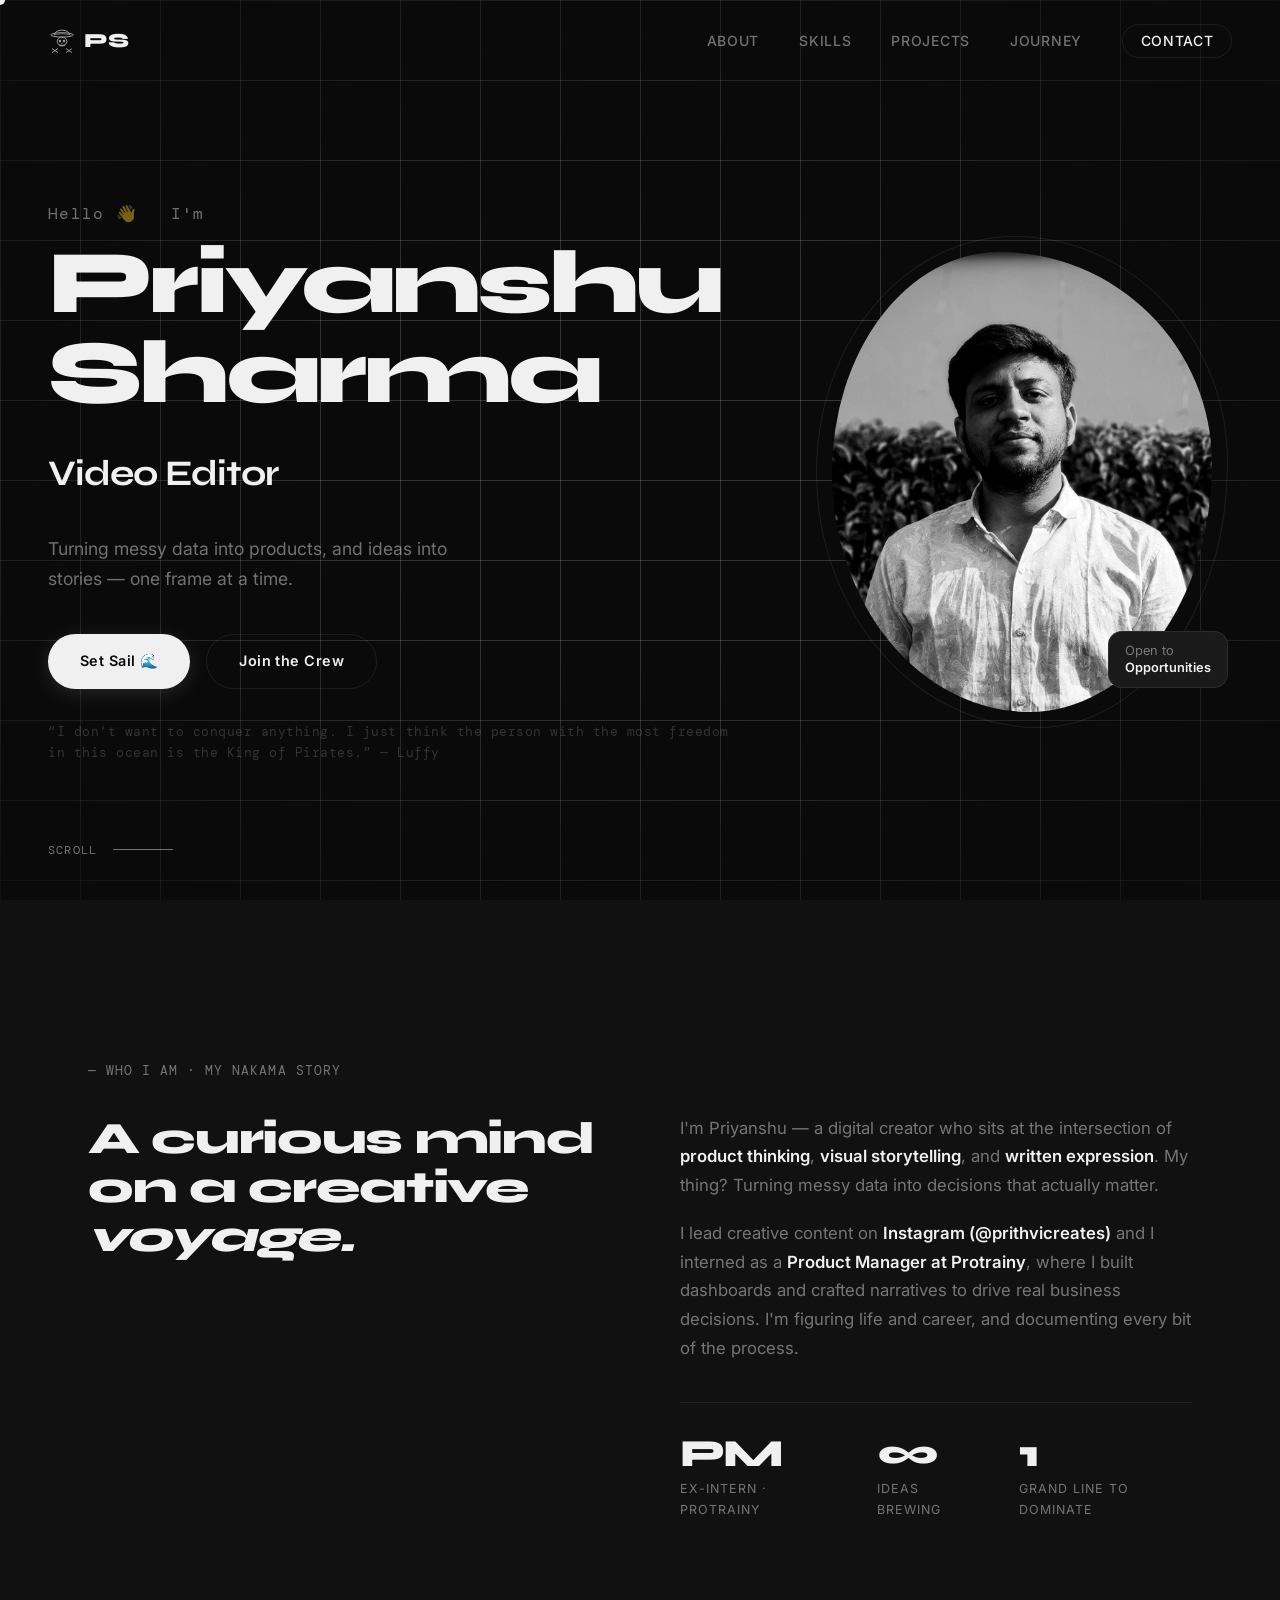
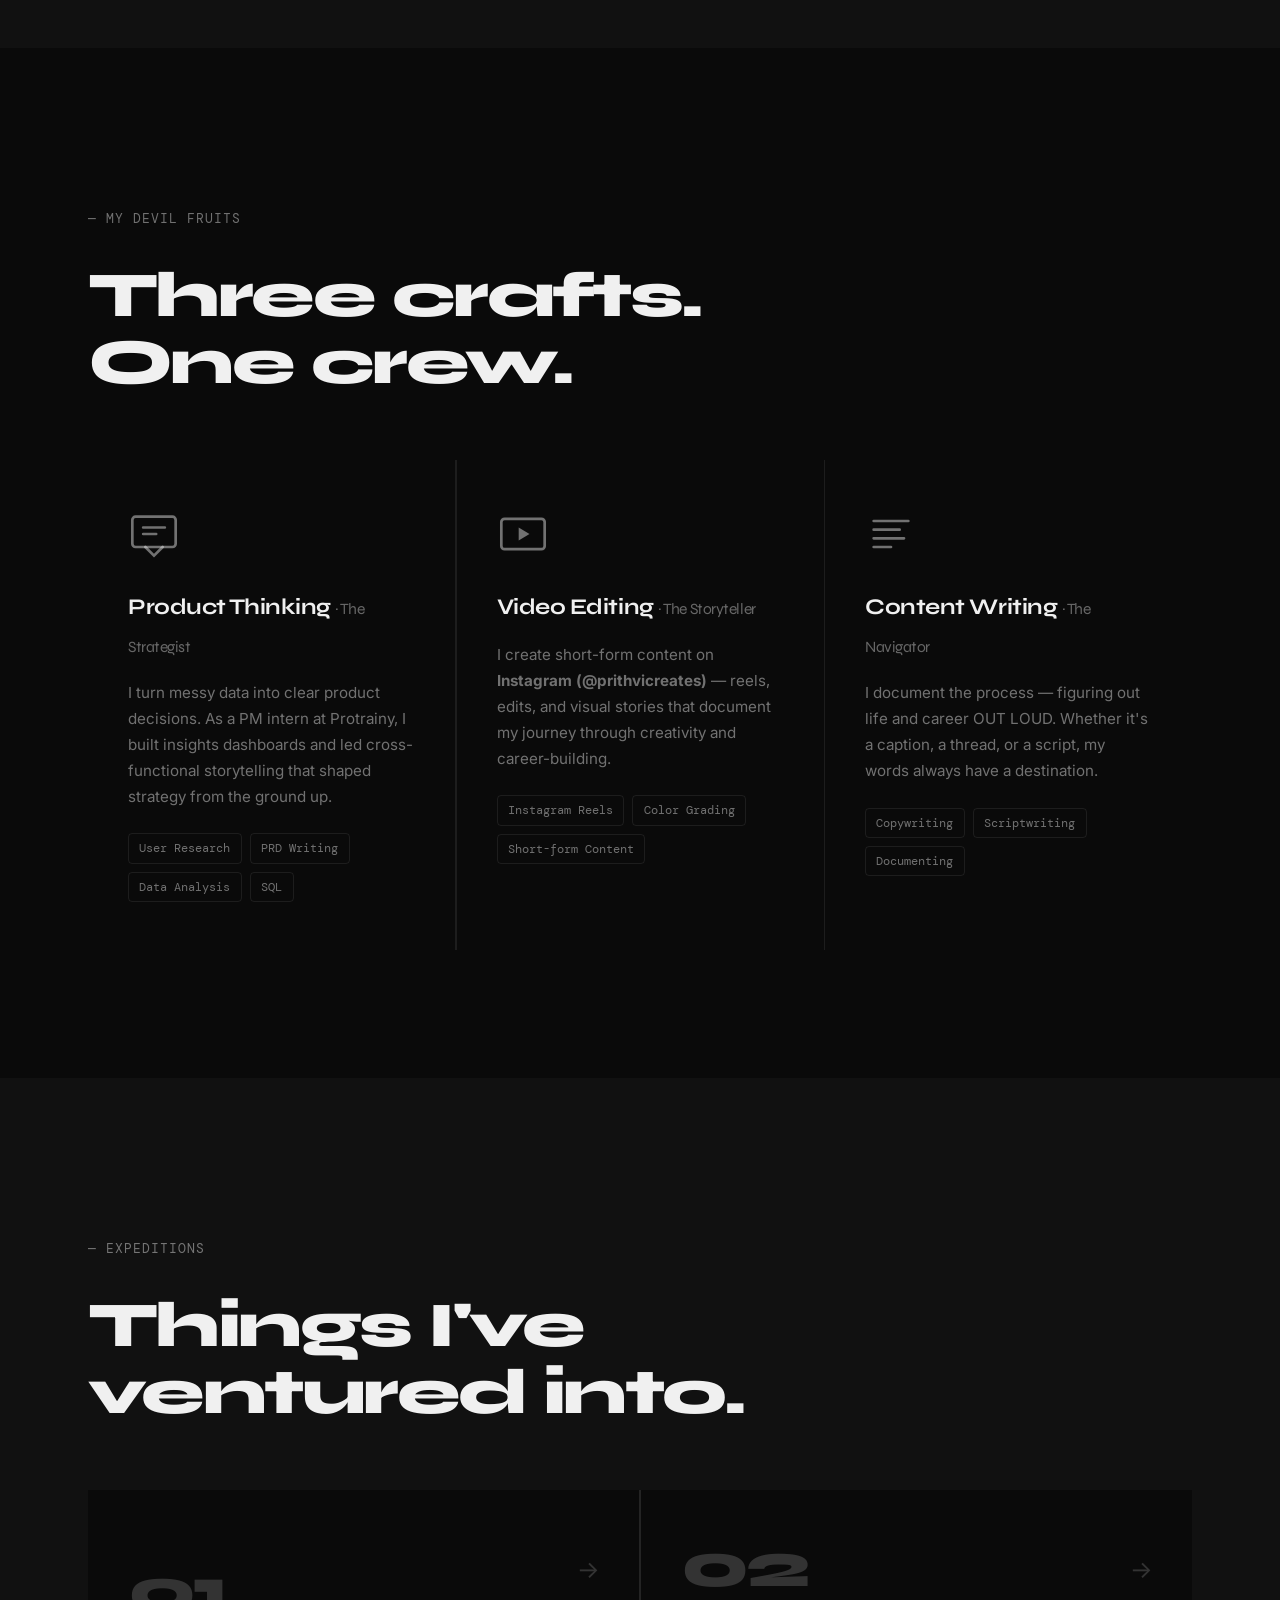
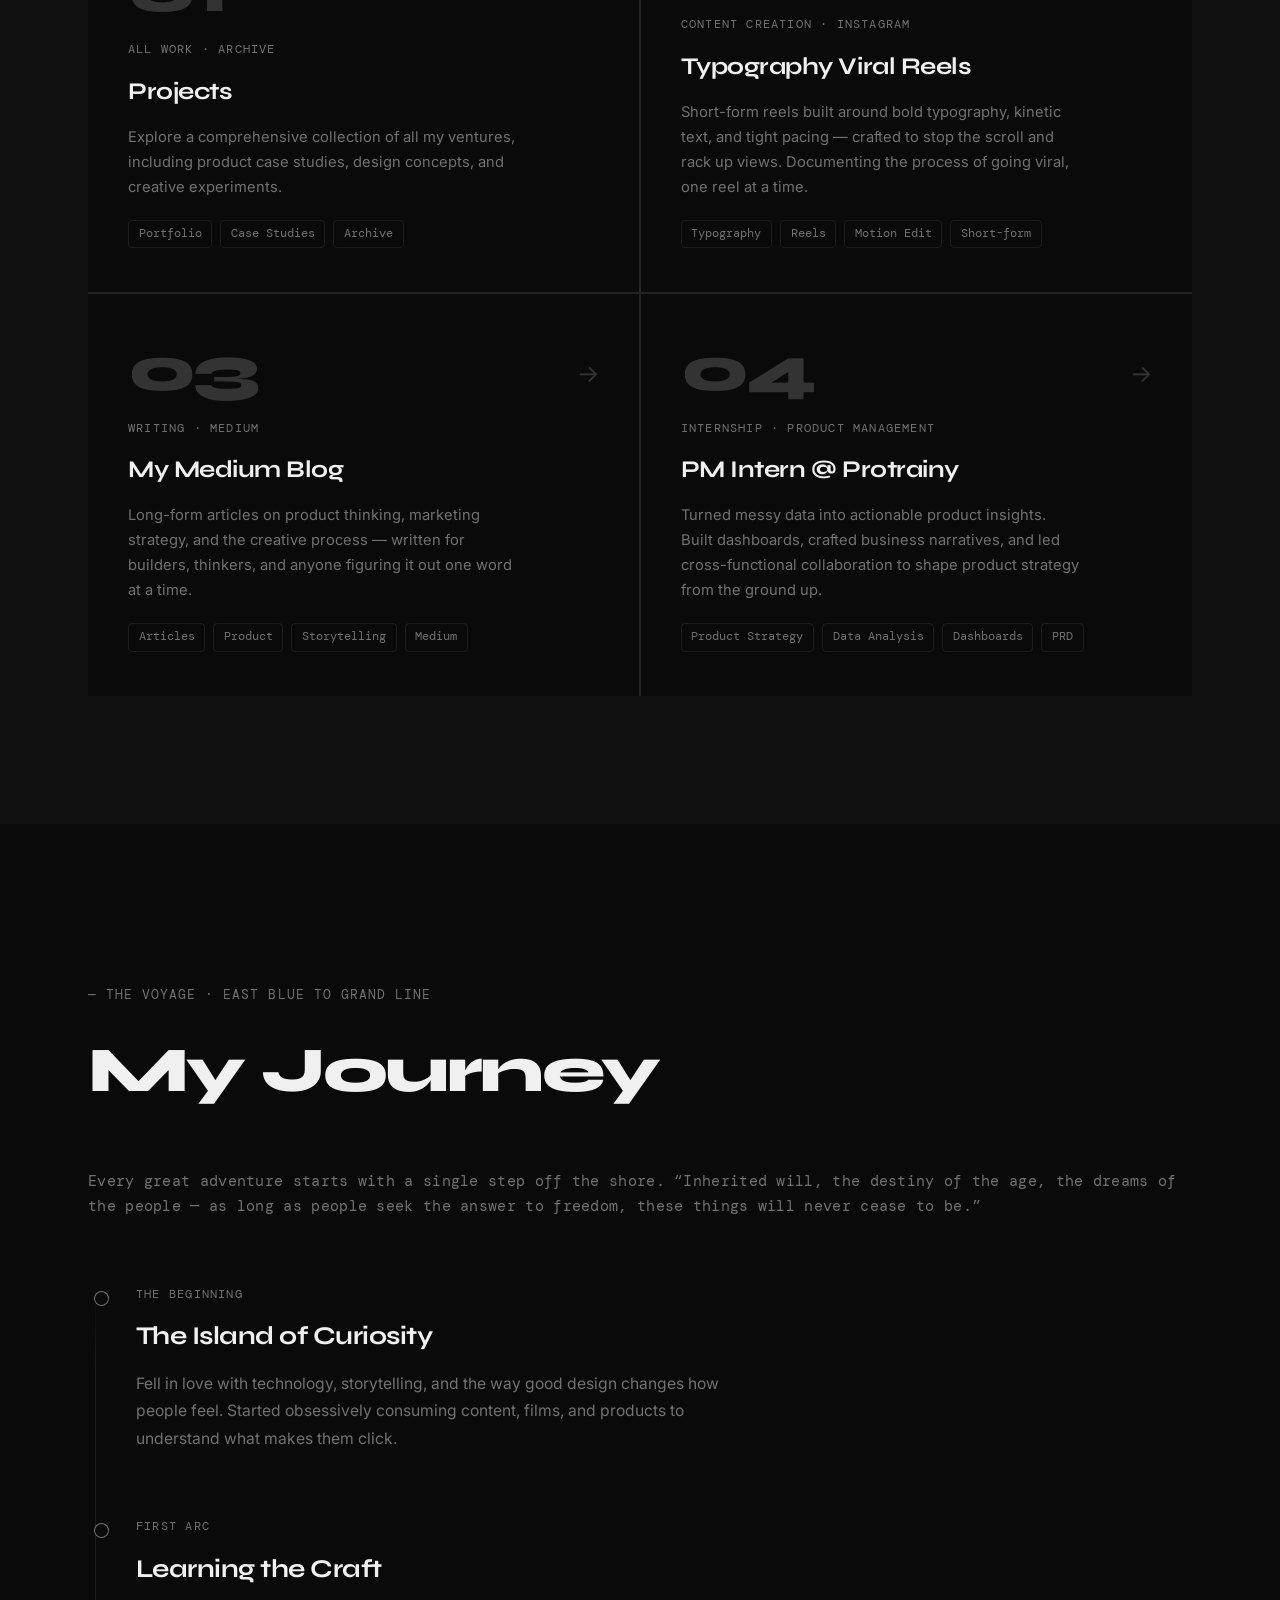
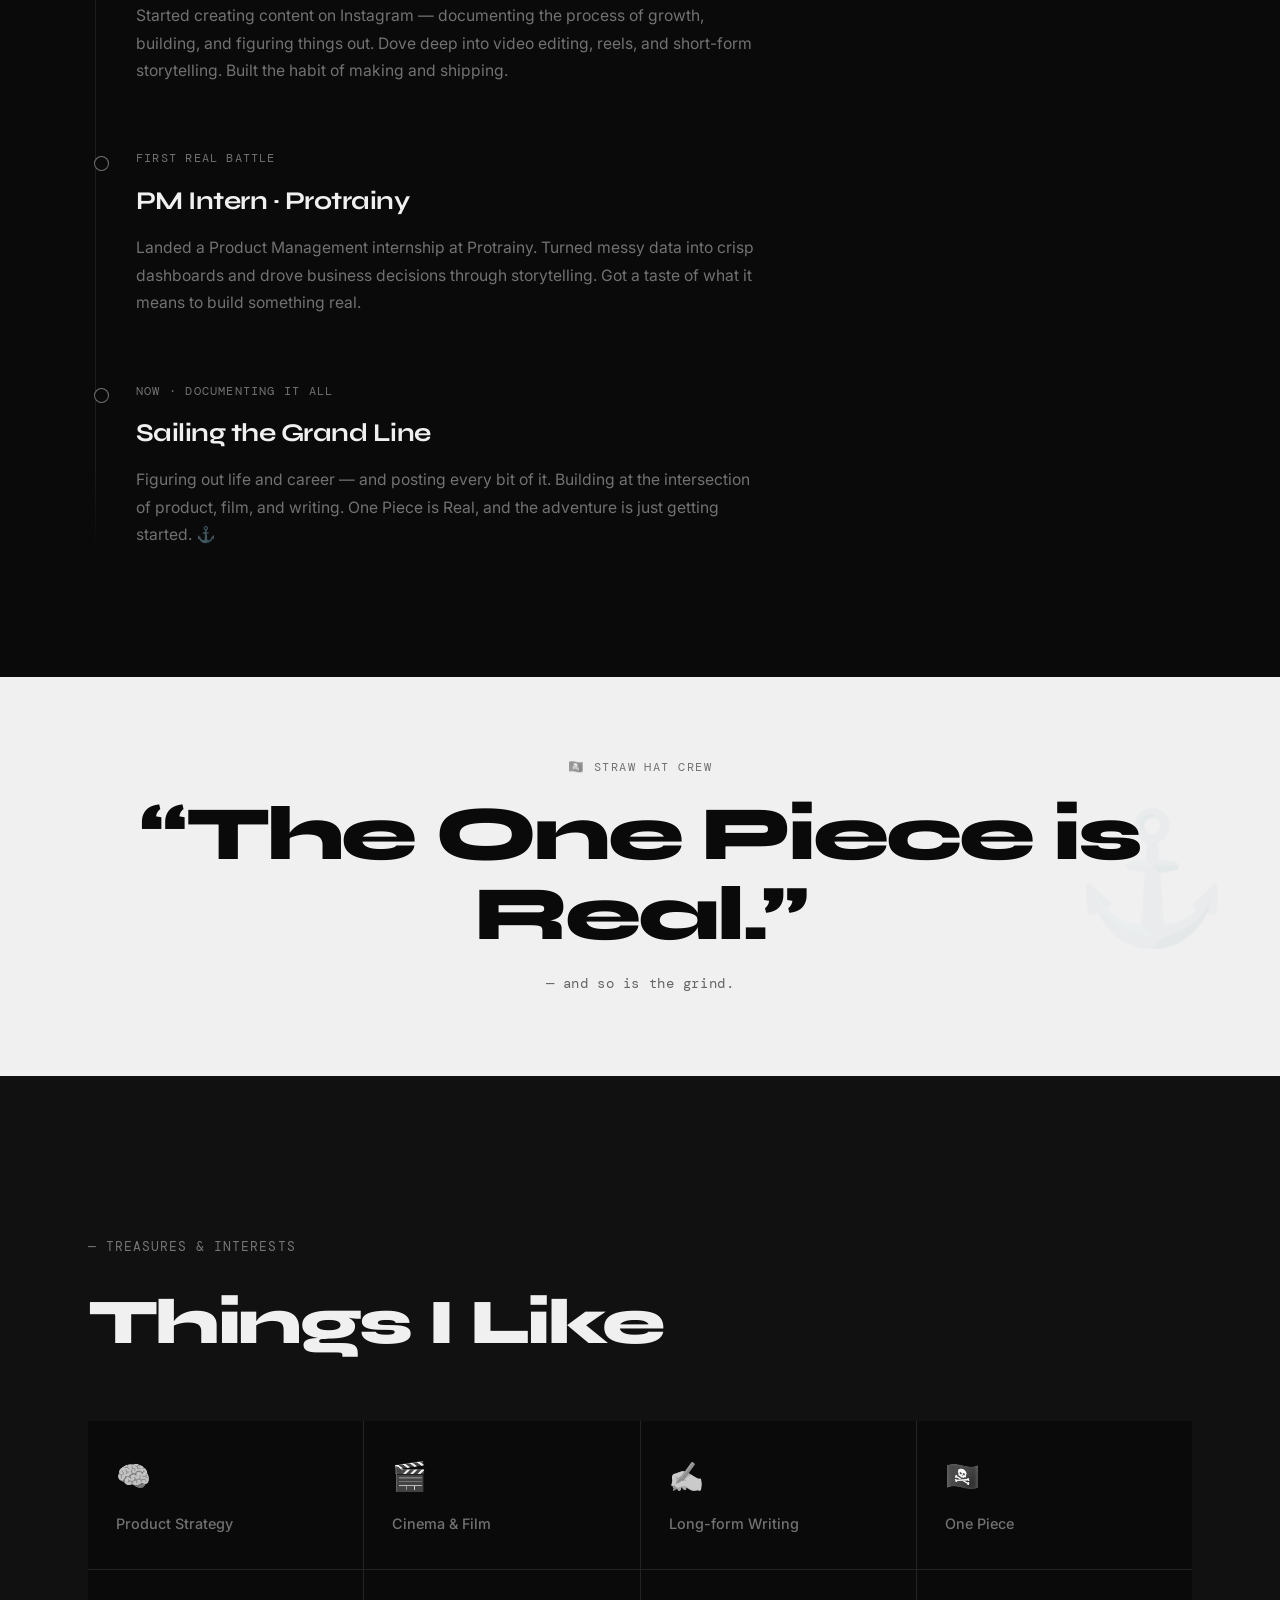
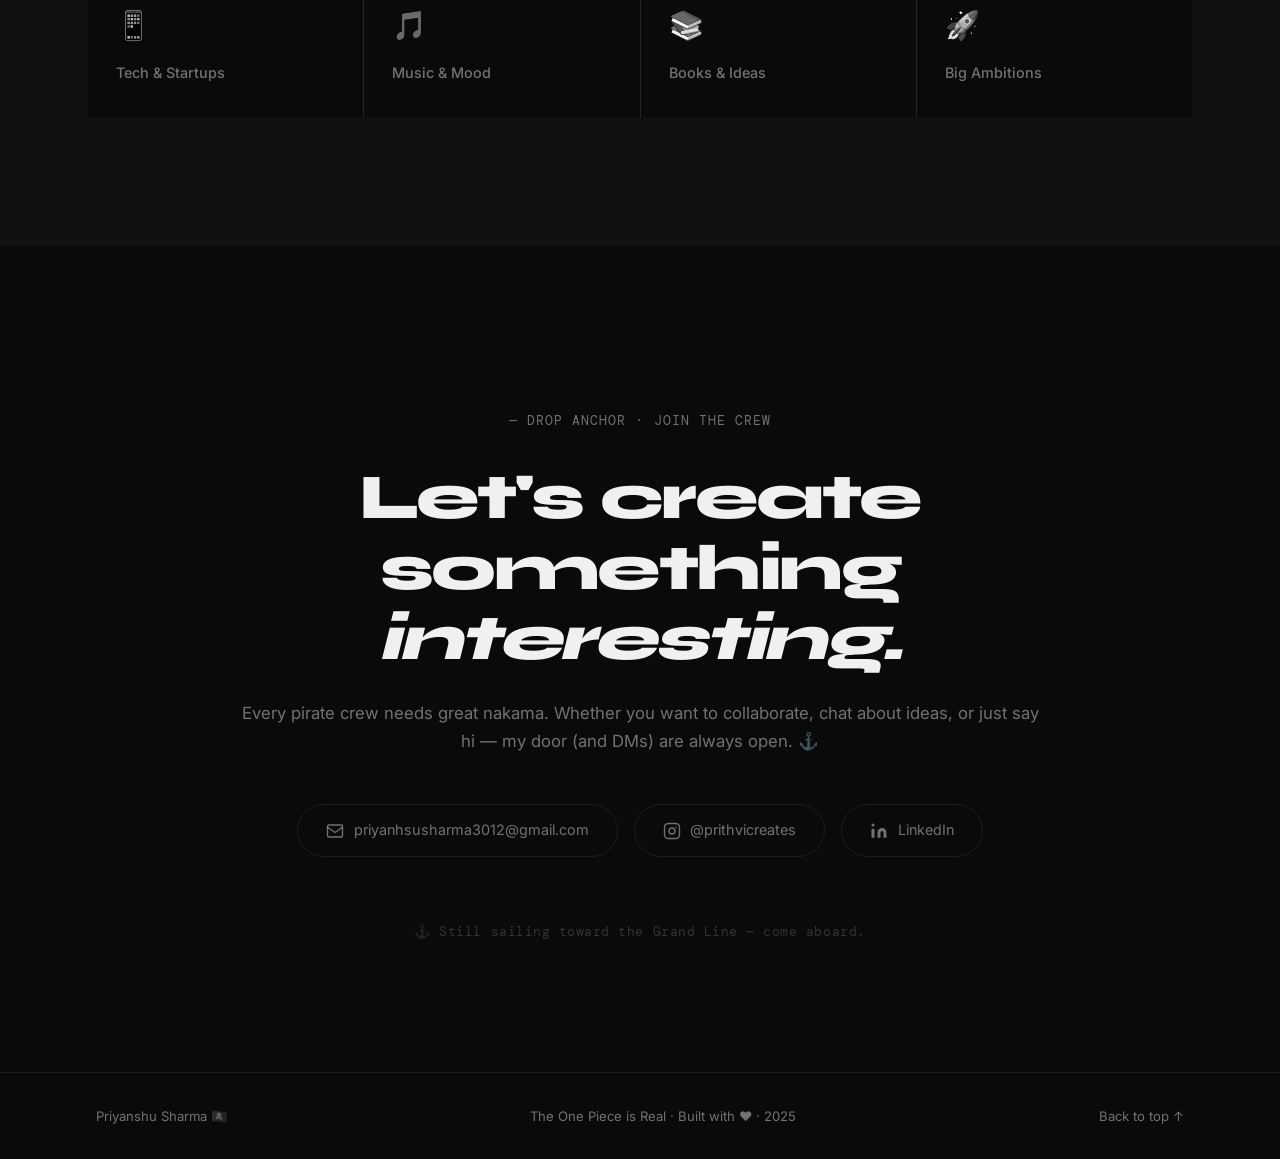
<file: index.html>
<!DOCTYPE html>
<html lang="en">
<head>
  <meta charset="UTF-8" />
  <meta name="viewport" content="width=device-width, initial-scale=1.0" />
  <title>Priyanshu Sharma — Digital Creator</title>
  <meta name="description" content="Priyanshu Sharma — A curious digital creator exploring product thinking, video storytelling, and writing." />
  <link rel="preconnect" href="https://fonts.googleapis.com" />
  <link rel="preconnect" href="https://fonts.gstatic.com" crossorigin />
  <link href="https://fonts.googleapis.com/css2?family=Syne:wght@400;500;600;700;800&family=Inter:wght@300;400;500;600&family=DM+Mono:ital,wght@0,400;1,400&display=swap" rel="stylesheet" />
  <link rel="stylesheet" href="style.css" />
</head>
<body>
  <!-- Custom Cursor -->
  <div class="cursor" id="cursor"></div>
  <div class="cursor-follower" id="cursorFollower"></div>

  <!-- Navigation -->
  <nav class="nav" id="nav">
    <div class="nav-inner">
      <a href="#" class="nav-logo" id="nav-logo" aria-label="Home">
        <span class="logo-hat" title="🏴‍☠️ Still sailing…">
          <svg width="28" height="28" viewBox="0 0 64 64" fill="none" xmlns="http://www.w3.org/2000/svg" aria-hidden="true">
            <!-- Straw hat brim -->
            <ellipse cx="32" cy="18" rx="26" ry="5" stroke="currentColor" stroke-width="2.2" fill="none"/>
            <!-- Hat dome -->
            <path d="M14 18 Q16 8 32 7 Q48 8 50 18" stroke="currentColor" stroke-width="2.2" fill="none" stroke-linecap="round"/>
            <!-- Hat band -->
            <path d="M16 17 Q32 13 48 17" stroke="currentColor" stroke-width="1.5" fill="none" stroke-linecap="round"/>
            <!-- Skull -->
            <ellipse cx="32" cy="33" rx="11" ry="10" stroke="currentColor" stroke-width="2.2" fill="none"/>
            <!-- Eye sockets -->
            <ellipse cx="27.5" cy="32" rx="2.8" ry="3" fill="currentColor"/>
            <ellipse cx="36.5" cy="32" rx="2.8" ry="3" fill="currentColor"/>
            <!-- Nose -->
            <path d="M31 37 L32 39 L33 37" stroke="currentColor" stroke-width="1.4" stroke-linecap="round" stroke-linejoin="round" fill="none"/>
            <!-- Teeth -->
            <path d="M27 41 L27 43 M30 41.5 L30 43.5 M34 41.5 L34 43.5 M37 41 L37 43" stroke="currentColor" stroke-width="1.5" stroke-linecap="round"/>
            <path d="M25 41 Q32 44 39 41" stroke="currentColor" stroke-width="1.5" fill="none" stroke-linecap="round"/>
            <!-- Crossbones -->
            <line x1="10" y1="50" x2="22" y2="58" stroke="currentColor" stroke-width="2.2" stroke-linecap="round"/>
            <line x1="10" y1="58" x2="22" y2="50" stroke="currentColor" stroke-width="2.2" stroke-linecap="round"/>
            <line x1="42" y1="50" x2="54" y2="58" stroke="currentColor" stroke-width="2.2" stroke-linecap="round"/>
            <line x1="42" y1="58" x2="54" y2="50" stroke="currentColor" stroke-width="2.2" stroke-linecap="round"/>
          </svg>
        </span>
        <span class="logo-text">PS</span>
      </a>
      <button class="nav-menu-btn" id="menuBtn" aria-label="Toggle menu">
        <span></span><span></span>
      </button>
      <ul class="nav-links" id="navLinks">
        <li><a href="#about" class="nav-link">About</a></li>
        <li><a href="#what-i-do" class="nav-link">Skills</a></li>
        <li><a href="#projects" class="nav-link">Projects</a></li>
        <li><a href="#journey" class="nav-link">Journey</a></li>
        <li><a href="#contact" class="nav-link nav-link-cta">Contact</a></li>
      </ul>
    </div>
  </nav>

  <!-- ======================== HERO ======================== -->
  <section class="hero" id="hero">
    <div class="hero-bg-grid"></div>
    <div class="hero-content">
      <div class="hero-left reveal">
        <p class="hero-greeting">Hello 👋 &nbsp; I'm</p>
        <h1 class="hero-name">Priyanshu<br>Sharma</h1>
        <div class="hero-roles-wrap">
          <div class="hero-roles" id="heroRoles">
            <span class="role-item active">Product Thinker</span>
            <span class="role-item">Video Editor</span>
            <span class="role-item">Content Writer</span>
          </div>
        </div>
        <p class="hero-sub">Turning messy data into products, and ideas into stories — one frame at a time.</p>
        <div class="hero-btns">
          <a href="#projects" class="btn btn-primary">Set Sail 🌊</a>
          <a href="#contact" class="btn btn-outline">Join the Crew</a>
        </div>
        <p class="hero-easter-egg">&#8220;I don't want to conquer anything. I just think the person with the most freedom in this ocean is the King of Pirates.&#8221; — Luffy</p>
      </div>
      <div class="hero-right reveal reveal-delay-2">
        <div class="portrait-wrap">
          <div class="portrait-ring"></div>
          <img src="portrait.png" alt="Priyanshu Sharma portrait" class="portrait-img" />
          <div class="portrait-badge">
            <span>Open to</span>
            <strong>Opportunities</strong>
          </div>
        </div>
      </div>
    </div>
    <div class="hero-scroll-hint">
      <span>Scroll</span>
      <div class="scroll-line"></div>
    </div>
  </section>

  <!-- ======================== ABOUT ======================== -->
  <section class="about section" id="about">
    <div class="container">
      <div class="section-tag reveal">— Who I Am · My Nakama Story</div>
      <div class="about-grid">
        <div class="about-headline reveal">
          <h2>A curious mind<br>on a creative <em>voyage.</em></h2>
        </div>
        <div class="about-body reveal reveal-delay-1">
          <p>I'm Priyanshu — a digital creator who sits at the intersection of <strong>product thinking</strong>, <strong>visual storytelling</strong>, and <strong>written expression</strong>. My thing? Turning messy data into decisions that actually matter.</p>
          <p>I lead creative content on <strong>Instagram (@prithvicreates)</strong> and I interned as a <strong>Product Manager at Protrainy</strong>, where I built dashboards and crafted narratives to drive real business decisions. I'm figuring life and career, and documenting every bit of the process.</p>
          <div class="about-stats">
            <div class="stat"><span class="stat-num">PM</span><span class="stat-label">Ex-Intern · Protrainy</span></div>
            <div class="stat"><span class="stat-num">∞</span><span class="stat-label">Ideas Brewing</span></div>
            <div class="stat"><span class="stat-num">1</span><span class="stat-label">Grand Line to dominate</span></div>
          </div>
        </div>
      </div>
    </div>
  </section>

  <!-- ======================== WHAT I DO ======================== -->
  <section class="what-i-do section" id="what-i-do">
    <div class="container">
      <div class="section-tag reveal">— My Devil Fruits</div>
      <h2 class="section-title reveal">Three crafts.<br>One crew.</h2>
      <div class="skills-grid">
        <div class="skill-card reveal reveal-delay-1">
          <div class="skill-icon">
            <svg viewBox="0 0 48 48" fill="none" xmlns="http://www.w3.org/2000/svg"><rect x="4" y="8" width="40" height="28" rx="3" stroke="currentColor" stroke-width="2.5"/><path d="M16 36L24 44L32 36" stroke="currentColor" stroke-width="2.5" stroke-linecap="round"/><path d="M14 18H34M14 24H26" stroke="currentColor" stroke-width="2.5" stroke-linecap="round"/></svg>
          </div>
          <h3>Product Thinking <span style="font-size:0.7em;opacity:0.4;font-weight:400">· The Strategist</span></h3>
          <p>I turn messy data into clear product decisions. As a PM intern at Protrainy, I built insights dashboards and led cross-functional storytelling that shaped strategy from the ground up.</p>
          <ul class="skill-tags">
            <li>User Research</li><li>PRD Writing</li><li>Data Analysis</li><li>SQL</li>
          </ul>
        </div>
        <div class="skill-card reveal reveal-delay-2">
          <div class="skill-icon">
            <svg viewBox="0 0 48 48" fill="none" xmlns="http://www.w3.org/2000/svg"><rect x="4" y="10" width="40" height="28" rx="3" stroke="currentColor" stroke-width="2.5"/><path d="M20 18L30 24L20 30V18Z" fill="currentColor"/></svg>
          </div>
          <h3>Video Editing <span style="font-size:0.7em;opacity:0.4;font-weight:400">· The Storyteller</span></h3>
          <p>I create short-form content on <strong>Instagram (@prithvicreates)</strong> — reels, edits, and visual stories that document my journey through creativity and career-building.</p>
          <ul class="skill-tags">
            <li>Instagram Reels</li><li>Color Grading</li><li>Short-form Content</li>
          </ul>
        </div>
        <div class="skill-card reveal reveal-delay-3">
          <div class="skill-icon">
            <svg viewBox="0 0 48 48" fill="none" xmlns="http://www.w3.org/2000/svg"><path d="M8 12H40M8 20H32M8 28H36M8 36H24" stroke="currentColor" stroke-width="2.5" stroke-linecap="round"/></svg>
          </div>
          <h3>Content Writing <span style="font-size:0.7em;opacity:0.4;font-weight:400">· The Navigator</span></h3>
          <p>I document the process — figuring out life and career OUT LOUD. Whether it's a caption, a thread, or a script, my words always have a destination.</p>
          <ul class="skill-tags">
            <li>Copywriting</li><li>Scriptwriting</li><li>Documenting</li>
          </ul>
        </div>
      </div>
    </div>
  </section>

  <!-- ======================== PROJECTS ======================== -->
  <section class="projects section" id="projects">
    <div class="container">
      <div class="section-tag reveal">— Expeditions</div>
      <h2 class="section-title reveal">Things I've<br>ventured into.</h2>
      <div class="projects-grid">

        <div class="project-card reveal reveal-delay-1" data-cat="Portfolio">
          <div class="project-card-inner">
            <div class="project-num">01</div>
            <div class="project-cat">All Work · Archive</div>
            <h3 class="project-title">Projects</h3>
            <p class="project-desc">Explore a comprehensive collection of all my ventures, including product case studies, design concepts, and creative experiments.</p>
            <div class="project-tags"><span>Portfolio</span><span>Case Studies</span><span>Archive</span></div>
          </div>
          <a href="projects.html" target="_blank" rel="noopener" class="project-arrow">→</a>
        </div>

        <div class="project-card reveal reveal-delay-2" data-cat="Video">
          <div class="project-card-inner">
            <div class="project-num">02</div>
            <div class="project-cat">Content Creation · Instagram</div>
            <h3 class="project-title">Typography Viral Reels</h3>
            <p class="project-desc">Short-form reels built around bold typography, kinetic text, and tight pacing — crafted to stop the scroll and rack up views. Documenting the process of going viral, one reel at a time.</p>
            <div class="project-tags"><span>Typography</span><span>Reels</span><span>Motion Edit</span><span>Short-form</span></div>
          </div>
          <a href="https://www.instagram.com/prithvicreates?igsh=ZmxjNjlyNWM1MjNs" target="_blank" rel="noopener" class="project-arrow">→</a>
        </div>

        <div class="project-card reveal reveal-delay-3" data-cat="Writing">
          <div class="project-card-inner">
            <div class="project-num">03</div>
            <div class="project-cat">Writing · Medium</div>
            <h3 class="project-title">My Medium Blog</h3>
            <p class="project-desc">Long-form articles on product thinking, marketing strategy, and the creative process — written for builders, thinkers, and anyone figuring it out one word at a time.</p>
            <div class="project-tags"><span>Articles</span><span>Product</span><span>Storytelling</span><span>Medium</span></div>
          </div>
          <a href="https://priyanshusharma3012.medium.com" target="_blank" rel="noopener" class="project-arrow">→</a>
        </div>

        <div class="project-card reveal reveal-delay-1" data-cat="Product">
          <div class="project-card-inner">
            <div class="project-num">04</div>
            <div class="project-cat">Internship · Product Management</div>
            <h3 class="project-title">PM Intern @ Protrainy</h3>
            <p class="project-desc">Turned messy data into actionable product insights. Built dashboards, crafted business narratives, and led cross-functional collaboration to shape product strategy from the ground up.</p>
            <div class="project-tags"><span>Product Strategy</span><span>Data Analysis</span><span>Dashboards</span><span>PRD</span></div>
          </div>
          <a href="https://www.linkedin.com/in/priyanshu-sharma-590262366" target="_blank" rel="noopener" class="project-arrow">→</a>
        </div>

      </div>
    </div>
  </section>

  <!-- ======================== JOURNEY ======================== -->
  <section class="journey section" id="journey">
    <div class="container">
      <div class="section-tag reveal">— The Voyage · East Blue to Grand Line</div>
      <h2 class="section-title reveal">My Journey</h2>
      <p class="journey-sub reveal">Every great adventure starts with a single step off the shore. &#8220;Inherited will, the destiny of the age, the dreams of the people — as long as people seek the answer to freedom, these things will never cease to be.&#8221;</p>

      <div class="timeline">
        <div class="timeline-item reveal">
          <div class="timeline-dot"></div>
          <div class="timeline-content">
            <span class="timeline-date">The Beginning</span>
            <h3>The Island of Curiosity</h3>
            <p>Fell in love with technology, storytelling, and the way good design changes how people feel. Started obsessively consuming content, films, and products to understand what makes them click.</p>
          </div>
        </div>
        <div class="timeline-item reveal reveal-delay-1">
          <div class="timeline-dot"></div>
          <div class="timeline-content">
            <span class="timeline-date">First Arc</span>
            <h3>Learning the Craft</h3>
            <p>Started creating content on Instagram — documenting the process of growth, building, and figuring things out. Dove deep into video editing, reels, and short-form storytelling. Built the habit of making and shipping.</p>
          </div>
        </div>
        <div class="timeline-item reveal reveal-delay-2">
          <div class="timeline-dot"></div>
          <div class="timeline-content">
            <span class="timeline-date">First Real Battle</span>
            <h3>PM Intern · Protrainy</h3>
            <p>Landed a Product Management internship at Protrainy. Turned messy data into crisp dashboards and drove business decisions through storytelling. Got a taste of what it means to build something real.</p>
          </div>
        </div>
        <div class="timeline-item reveal reveal-delay-3">
          <div class="timeline-dot"></div>
          <div class="timeline-content">
            <span class="timeline-date">Now · Documenting It All</span>
            <h3>Sailing the Grand Line</h3>
            <p>Figuring out life and career — and posting every bit of it. Building at the intersection of product, film, and writing. One Piece is Real, and the adventure is just getting started. ⚓</p>
          </div>
        </div>
      </div>
    </div>
  </section>

  <!-- ======================== ONE PIECE BANNER ======================== -->
  <section class="op-banner">
    <div class="container">
      <div class="op-banner-inner reveal">
        <span class="op-banner-label">🏴‍☠️ Straw Hat Crew</span>
        <p class="op-banner-quote">&#8220;The One Piece is Real.&#8221;</p>
        <span class="op-banner-sub">— and so is the grind.</span>
      </div>
    </div>
  </section>

  <!-- ======================== THINGS I LIKE ======================== -->
  <section class="likes section" id="likes">
    <div class="container">
      <div class="section-tag reveal">— Treasures &amp; Interests</div>
      <h2 class="section-title reveal">Things I Like</h2>
      <div class="likes-grid">
        <div class="like-item reveal reveal-delay-1"><span class="like-icon">🧠</span><span>Product Strategy</span></div>
        <div class="like-item reveal reveal-delay-1"><span class="like-icon">🎬</span><span>Cinema &amp; Film</span></div>
        <div class="like-item reveal reveal-delay-2"><span class="like-icon">✍️</span><span>Long-form Writing</span></div>
        <div class="like-item reveal reveal-delay-2"><span class="like-icon">🏴‍☠️</span><span>One Piece</span></div>
        <div class="like-item reveal reveal-delay-3"><span class="like-icon">📱</span><span>Tech &amp; Startups</span></div>
        <div class="like-item reveal reveal-delay-3"><span class="like-icon">🎵</span><span>Music &amp; Mood</span></div>
        <div class="like-item reveal reveal-delay-1"><span class="like-icon">📚</span><span>Books &amp; Ideas</span></div>
        <div class="like-item reveal reveal-delay-2"><span class="like-icon">🚀</span><span>Big Ambitions</span></div>
      </div>
    </div>
  </section>

  <!-- ======================== CONTACT ======================== -->
  <section class="contact section" id="contact">
    <div class="container">
      <div class="contact-inner">
        <div class="section-tag reveal">— Drop Anchor · Join the Crew</div>
        <h2 class="contact-headline reveal">Let's create something<br><em>interesting.</em></h2>
        <p class="contact-sub reveal">Every pirate crew needs great nakama. Whether you want to collaborate, chat about ideas, or just say hi — my door (and DMs) are always open. ⚓</p>
        <div class="contact-links reveal reveal-delay-1">
          <a href="mailto:priyanhsusharma3012@gmail.com" class="contact-link" id="email-link">
            <svg viewBox="0 0 24 24" fill="none" stroke="currentColor" stroke-width="1.8"><rect x="2" y="4" width="20" height="16" rx="2"/><path d="M2 7l10 7 10-7"/></svg>
            priyanhsusharma3012@gmail.com
          </a>
          <a href="https://www.instagram.com/prithvicreates?igsh=ZmxjNjlyNWM1MjNs" target="_blank" rel="noopener" class="contact-link" id="instagram-link">
            <svg viewBox="0 0 24 24" fill="none" stroke="currentColor" stroke-width="1.8" stroke-linecap="round" stroke-linejoin="round"><rect x="2" y="2" width="20" height="20" rx="5"/><circle cx="12" cy="12" r="4"/><circle cx="17.5" cy="6.5" r="1" fill="currentColor" stroke="none"/></svg>
            @prithvicreates
          </a>
          <a href="https://www.linkedin.com/in/priyanshu-sharma-590262366" target="_blank" rel="noopener" class="contact-link" id="linkedin-link">
            <svg viewBox="0 0 24 24" fill="currentColor"><path d="M16 8a6 6 0 016 6v7h-4v-7a2 2 0 00-2-2 2 2 0 00-2 2v7h-4v-7a6 6 0 016-6zM2 9h4v12H2z"/><circle cx="4" cy="4" r="2"/></svg>
            LinkedIn
          </a>
        </div>
        <div class="contact-easter reveal reveal-delay-2">
          <span>⚓ Still sailing toward the Grand Line — come aboard.</span>
        </div>
      </div>
    </div>
  </section>

  <!-- Footer -->
  <footer class="footer">
    <div class="container">
      <div class="footer-inner">
        <span class="footer-name">Priyanshu Sharma 🏴‍☠️</span>
        <span class="footer-copy">The One Piece is Real · Built with ♥ · 2025</span>
        <a href="#hero" class="footer-top">Back to top ↑</a>
      </div>
    </div>
  </footer>

  <script src="script.js"></script>
</body>
</html>
</file>
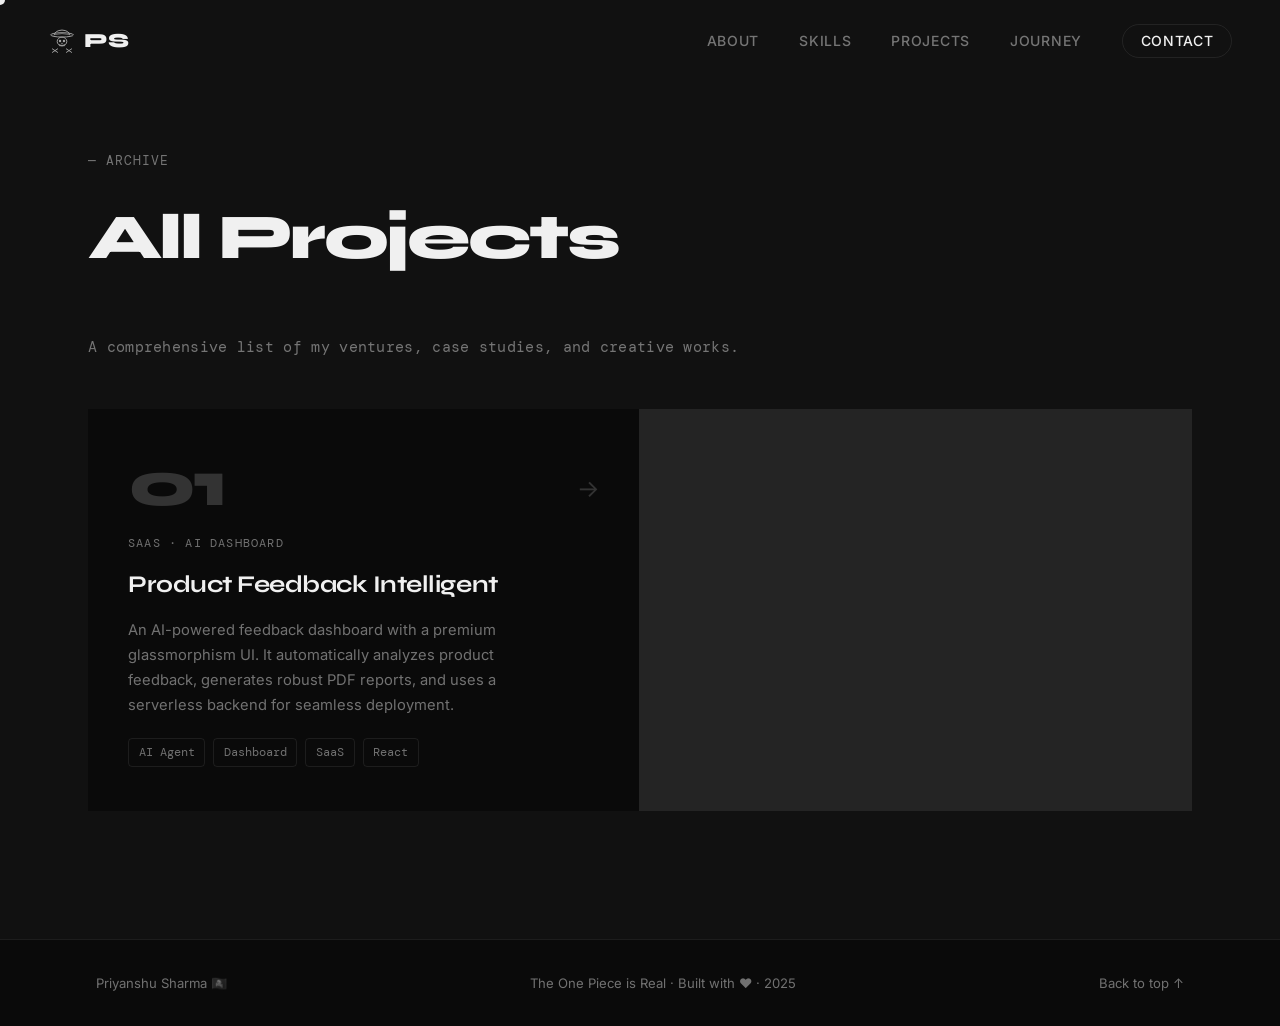
<file: projects.html>
<!DOCTYPE html>
<html lang="en">
<head>
  <meta charset="UTF-8" />
  <meta name="viewport" content="width=device-width, initial-scale=1.0" />
  <title>Projects — Priyanshu Sharma</title>
  <meta name="description" content="A comprehensive collection of my ventures, case studies, and creative experiments." />
  <link rel="preconnect" href="https://fonts.googleapis.com" />
  <link rel="preconnect" href="https://fonts.gstatic.com" crossorigin />
  <link href="https://fonts.googleapis.com/css2?family=Syne:wght@400;500;600;700;800&family=Inter:wght@300;400;500;600&family=DM+Mono:ital,wght@0,400;1,400&display=swap" rel="stylesheet" />
  <link rel="stylesheet" href="style.css" />
</head>
<body>
  <!-- Custom Cursor -->
  <div class="cursor" id="cursor"></div>
  <div class="cursor-follower" id="cursorFollower"></div>

  <!-- Navigation -->
  <nav class="nav" id="nav">
    <div class="nav-inner">
      <a href="index.html" class="nav-logo" id="nav-logo" aria-label="Home">
        <span class="logo-hat" title="🏴‍☠️ Still sailing…">
          <svg width="28" height="28" viewBox="0 0 64 64" fill="none" xmlns="http://www.w3.org/2000/svg" aria-hidden="true">
            <!-- Straw hat brim -->
            <ellipse cx="32" cy="18" rx="26" ry="5" stroke="currentColor" stroke-width="2.2" fill="none"/>
            <!-- Hat dome -->
            <path d="M14 18 Q16 8 32 7 Q48 8 50 18" stroke="currentColor" stroke-width="2.2" fill="none" stroke-linecap="round"/>
            <!-- Hat band -->
            <path d="M16 17 Q32 13 48 17" stroke="currentColor" stroke-width="1.5" fill="none" stroke-linecap="round"/>
            <!-- Skull -->
            <ellipse cx="32" cy="33" rx="11" ry="10" stroke="currentColor" stroke-width="2.2" fill="none"/>
            <!-- Eye sockets -->
            <ellipse cx="27.5" cy="32" rx="2.8" ry="3" fill="currentColor"/>
            <ellipse cx="36.5" cy="32" rx="2.8" ry="3" fill="currentColor"/>
            <!-- Nose -->
            <path d="M31 37 L32 39 L33 37" stroke="currentColor" stroke-width="1.4" stroke-linecap="round" stroke-linejoin="round" fill="none"/>
            <!-- Teeth -->
            <path d="M27 41 L27 43 M30 41.5 L30 43.5 M34 41.5 L34 43.5 M37 41 L37 43" stroke="currentColor" stroke-width="1.5" stroke-linecap="round"/>
            <path d="M25 41 Q32 44 39 41" stroke="currentColor" stroke-width="1.5" fill="none" stroke-linecap="round"/>
            <!-- Crossbones -->
            <line x1="10" y1="50" x2="22" y2="58" stroke="currentColor" stroke-width="2.2" stroke-linecap="round"/>
            <line x1="10" y1="58" x2="22" y2="50" stroke="currentColor" stroke-width="2.2" stroke-linecap="round"/>
            <line x1="42" y1="50" x2="54" y2="58" stroke="currentColor" stroke-width="2.2" stroke-linecap="round"/>
            <line x1="42" y1="58" x2="54" y2="50" stroke="currentColor" stroke-width="2.2" stroke-linecap="round"/>
          </svg>
        </span>
        <span class="logo-text">PS</span>
      </a>
      <button class="nav-menu-btn" id="menuBtn" aria-label="Toggle menu">
        <span></span><span></span>
      </button>
      <ul class="nav-links" id="navLinks">
        <li><a href="index.html#about" class="nav-link">About</a></li>
        <li><a href="index.html#what-i-do" class="nav-link">Skills</a></li>
        <li><a href="projects.html" class="nav-link">Projects</a></li>
        <li><a href="index.html#journey" class="nav-link">Journey</a></li>
        <li><a href="index.html#contact" class="nav-link nav-link-cta">Contact</a></li>
      </ul>
    </div>
  </nav>

  <!-- ======================== PROJECTS PAGE ======================== -->
  <section class="projects section" id="projects-page" style="padding-top: 150px; min-height: 80vh;">
    <div class="container">
      <div class="section-tag reveal">— Archive</div>
      <h1 class="section-title reveal">All Projects</h1>
      <p class="journey-sub reveal" style="margin-bottom: 3rem;">A comprehensive list of my ventures, case studies, and creative works.</p>

      <div class="projects-grid">
        <div class="project-card reveal reveal-delay-2" data-cat="SaaS">
          <div class="project-card-inner">
            <div class="project-num">01</div>
            <div class="project-cat">SaaS · AI Dashboard</div>
            <h3 class="project-title">Product Feedback Intelligent</h3>
            <p class="project-desc">An AI-powered feedback dashboard with a premium glassmorphism UI. It automatically analyzes product feedback, generates robust PDF reports, and uses a serverless backend for seamless deployment.</p>
            <div class="project-tags"><span>AI Agent</span><span>Dashboard</span><span>SaaS</span><span>React</span></div>
          </div>
          <a href="https://product-feedback-agent-gz7c.vercel.app/" target="_blank" rel="noopener" class="project-arrow">→</a>
        </div>
      </div>
    </div>
  </section>

  <!-- Footer -->
  <footer class="footer">
    <div class="container">
      <div class="footer-inner">
        <span class="footer-name">Priyanshu Sharma 🏴‍☠️</span>
        <span class="footer-copy">The One Piece is Real · Built with ♥ · 2025</span>
        <a href="#projects-page" class="footer-top">Back to top ↑</a>
      </div>
    </div>
  </footer>

  <script src="script.js"></script>
</body>
</html>
</file>
<file: style.css>
/* ============================================================
   ROOT & RESET
   ============================================================ */
*, *::before, *::after { box-sizing: border-box; margin: 0; padding: 0; }

:root {
  --bg: #0a0a0a;
  --surface: #111111;
  --surface-2: #1a1a1a;
  --border: rgba(255,255,255,0.08);
  --text: #f0f0f0;
  --text-muted: rgba(240,240,240,0.45);
  --text-faint: rgba(240,240,240,0.18);
  --accent: #f0f0f0;
  --accent-invert: #0a0a0a;

  --font-display: 'Syne', sans-serif;
  --font-body: 'Inter', sans-serif;
  --font-mono: 'DM Mono', monospace;

  --ease-out: cubic-bezier(0.22, 1, 0.36, 1);
  --ease-in-out: cubic-bezier(0.65, 0, 0.35, 1);

  --section-pad: 10rem 0 8rem;
  --container-max: 1200px;
  --container-pad: 0 3rem;
}

html { scroll-behavior: smooth; }

body {
  background: var(--bg);
  color: var(--text);
  font-family: var(--font-body);
  line-height: 1.7;
  overflow-x: hidden;
  cursor: none;
}

img { display: block; max-width: 100%; }
a { text-decoration: none; color: inherit; }
ul { list-style: none; }
em { font-style: italic; color: var(--text); }

/* ============================================================
   CURSOR
   ============================================================ */
.cursor {
  position: fixed;
  width: 10px;
  height: 10px;
  background: #fff;
  border-radius: 50%;
  pointer-events: none;
  z-index: 9999;
  transform: translate(-50%, -50%);
  transition: transform 0.1s var(--ease-out), background 0.2s;
  mix-blend-mode: difference;
}

.cursor-follower {
  position: fixed;
  width: 36px;
  height: 36px;
  border: 1.5px solid rgba(255,255,255,0.55);
  border-radius: 50%;
  pointer-events: none;
  z-index: 9998;
  transform: translate(-50%, -50%);
  transition: transform 0.35s var(--ease-out), width 0.3s var(--ease-out), height 0.3s var(--ease-out), border-color 0.3s;
}

.cursor.hovering { transform: translate(-50%, -50%) scale(2.2); }
.cursor-follower.hovering { width: 60px; height: 60px; border-color: rgba(255,255,255,0.25); }

/* ============================================================
   CONTAINER
   ============================================================ */
.container {
  max-width: var(--container-max);
  margin: 0 auto;
  padding: var(--container-pad);
}

/* ============================================================
   NAVIGATION
   ============================================================ */
.nav {
  position: fixed;
  top: 0; left: 0;
  width: 100%;
  z-index: 1000;
  padding: 1.5rem 3rem;
  display: flex;
  align-items: center;
  transition: background 0.4s, backdrop-filter 0.4s, padding 0.4s;
}

.nav.scrolled {
  background: rgba(10,10,10,0.85);
  backdrop-filter: blur(20px);
  -webkit-backdrop-filter: blur(20px);
  padding: 1rem 3rem;
  border-bottom: 1px solid var(--border);
}

.nav-inner {
  max-width: var(--container-max);
  margin: 0 auto;
  width: 100%;
  display: flex;
  align-items: center;
  justify-content: space-between;
}

.nav-logo {
  display: flex;
  align-items: center;
  gap: 0.5rem;
  font-family: var(--font-display);
  font-weight: 800;
  font-size: 1.25rem;
  letter-spacing: -0.02em;
  position: relative;
}

.logo-hat {
  display: flex;
  align-items: center;
  opacity: 0.65;
  transition: transform 0.3s, opacity 0.3s;
  color: var(--text);
}

.nav-logo:hover .logo-hat { transform: rotate(-15deg) scale(1.2); opacity: 1; }

.nav-links {
  display: flex;
  align-items: center;
  gap: 2.5rem;
}

.nav-link {
  font-size: 0.875rem;
  font-weight: 500;
  letter-spacing: 0.05em;
  text-transform: uppercase;
  color: var(--text-muted);
  transition: color 0.25s;
  position: relative;
}

.nav-link::after {
  content: '';
  position: absolute;
  bottom: -3px; left: 0;
  width: 0;
  height: 1px;
  background: var(--text);
  transition: width 0.3s var(--ease-out);
}

.nav-link:hover { color: var(--text); }
.nav-link:hover::after { width: 100%; }

.nav-link-cta {
  color: var(--text);
  border: 1px solid var(--border);
  padding: 0.45rem 1.1rem;
  border-radius: 50px;
  transition: background 0.25s, color 0.25s !important;
}
.nav-link-cta:hover { background: var(--text); color: var(--bg) !important; }
.nav-link-cta::after { display: none; }

.nav-menu-btn {
  display: none;
  flex-direction: column;
  gap: 6px;
  background: none;
  border: none;
  cursor: none;
  padding: 4px;
}
.nav-menu-btn span { display: block; width: 24px; height: 1.5px; background: var(--text); transition: transform 0.3s, opacity 0.3s; }
.nav-menu-btn.open span:first-child { transform: translateY(7px) rotate(45deg); }
.nav-menu-btn.open span:last-child { transform: translateY(-7.5px) rotate(-45deg); }

/* ============================================================
   HERO
   ============================================================ */
.hero {
  min-height: 100svh;
  display: flex;
  align-items: center;
  padding: 9rem 3rem 5rem;
  position: relative;
  overflow: hidden;
}

.hero-bg-grid {
  position: absolute;
  inset: 0;
  background-image:
    linear-gradient(var(--text-faint) 1px, transparent 1px),
    linear-gradient(90deg, var(--text-faint) 1px, transparent 1px);
  background-size: 80px 80px;
  mask-image: radial-gradient(ellipse 80% 80% at 50% 50%, black 30%, transparent 100%);
  -webkit-mask-image: radial-gradient(ellipse 80% 80% at 50% 50%, black 30%, transparent 100%);
  pointer-events: none;
}

.hero-content {
  max-width: var(--container-max);
  margin: 0 auto;
  width: 100%;
  display: grid;
  grid-template-columns: 1fr 420px;
  gap: 4rem;
  align-items: center;
}

.hero-greeting {
  font-family: var(--font-mono);
  font-size: 1rem;
  color: var(--text-muted);
  letter-spacing: 0.08em;
  margin-bottom: 0.75rem;
}

.hero-name {
  font-family: var(--font-display);
  font-size: clamp(3.5rem, 7vw, 6.5rem);
  font-weight: 800;
  line-height: 1.0;
  letter-spacing: -0.04em;
  margin-bottom: 1.25rem;
}

.hero-roles-wrap {
  height: 4.5rem;
  overflow: hidden;
  margin-bottom: 1.5rem;
}

.hero-roles {
  display: flex;
  flex-direction: column;
  transition: transform 0.7s var(--ease-out);
}

.role-item {
  display: block;
  font-family: var(--font-display);
  font-size: clamp(1.5rem, 3vw, 2.25rem);
  font-weight: 700;
  letter-spacing: -0.03em;
  height: 4.5rem;
  line-height: 4.5rem;
  color: var(--text-muted);
}

.role-item.active { color: var(--text); }

.hero-sub {
  font-size: 1.1rem;
  color: var(--text-muted);
  margin-bottom: 2.5rem;
  max-width: 440px;
}

.hero-btns {
  display: flex;
  gap: 1rem;
  flex-wrap: wrap;
  margin-bottom: 2rem;
}

.btn {
  display: inline-flex;
  align-items: center;
  gap: 0.5rem;
  padding: 0.875rem 2rem;
  border-radius: 50px;
  font-weight: 600;
  font-size: 0.9rem;
  letter-spacing: 0.03em;
  transition: transform 0.25s var(--ease-out), box-shadow 0.25s, background 0.25s, color 0.25s;
  cursor: none;
}

.btn:hover { transform: translateY(-2px); }

.btn-primary {
  background: var(--text);
  color: var(--bg);
  box-shadow: 0 4px 20px rgba(255,255,255,0.12);
}
.btn-primary:hover { box-shadow: 0 8px 32px rgba(255,255,255,0.2); }

.btn-outline {
  background: transparent;
  color: var(--text);
  border: 1px solid var(--border);
}
.btn-outline:hover { background: var(--surface-2); }

.hero-easter-egg {
  font-family: var(--font-mono);
  font-size: 0.8rem;
  color: var(--text-faint);
  letter-spacing: 0.04em;
  opacity: 0;
  animation: fadeIn 1s 2.5s forwards;
}

/* Portrait */
.portrait-wrap {
  position: relative;
  width: 380px;
  height: 460px;
  margin: 0 auto;
}

.portrait-ring {
  position: absolute;
  inset: -16px;
  border-radius: 48% 52% 46% 54% / 48% 46% 54% 52%;
  border: 1.5px solid var(--border);
  animation: morphRing 8s ease-in-out infinite alternate;
}

@keyframes morphRing {
  0% { border-radius: 48% 52% 46% 54% / 48% 46% 54% 52%; }
  100% { border-radius: 60% 40% 54% 46% / 52% 60% 40% 48%; }
}

.portrait-img {
  width: 100%;
  height: 100%;
  object-fit: cover;
  border-radius: 44% 56% 48% 52% / 48% 46% 54% 52%;
  filter: grayscale(1) contrast(1.05);
  transition: filter 0.5s;
  animation: morphImg 8s ease-in-out infinite alternate;
}

@keyframes morphImg {
  0% { border-radius: 44% 56% 48% 52% / 48% 46% 54% 52%; }
  100% { border-radius: 56% 44% 52% 48% / 52% 56% 44% 48%; }
}

.portrait-wrap:hover .portrait-img { filter: grayscale(0.3) contrast(1.05); }

.portrait-badge {
  position: absolute;
  bottom: 24px;
  right: -16px;
  background: var(--surface-2);
  border: 1px solid var(--border);
  border-radius: 14px;
  padding: 0.6rem 1rem;
  font-size: 0.8rem;
  line-height: 1.4;
  display: flex;
  flex-direction: column;
  backdrop-filter: blur(12px);
}

.portrait-badge span { color: var(--text-muted); }
.portrait-badge strong { color: var(--text); font-weight: 600; }

/* Scroll hint */
.hero-scroll-hint {
  position: absolute;
  bottom: 2.5rem;
  left: 3rem;
  display: flex;
  align-items: center;
  gap: 1rem;
  font-family: var(--font-mono);
  font-size: 0.75rem;
  color: var(--text-muted);
  letter-spacing: 0.1em;
  text-transform: uppercase;
}

.scroll-line {
  width: 60px;
  height: 1px;
  background: var(--text-muted);
  position: relative;
  overflow: hidden;
}

.scroll-line::after {
  content: '';
  position: absolute;
  top: 0; left: -100%;
  width: 100%;
  height: 100%;
  background: var(--text);
  animation: scanLine 1.8s ease-in-out infinite;
}

@keyframes scanLine {
  0% { left: -100%; }
  100% { left: 100%; }
}

/* ============================================================
   SECTION COMMON
   ============================================================ */
.section { padding: var(--section-pad); }

.section-tag {
  font-family: var(--font-mono);
  font-size: 0.8rem;
  color: var(--text-muted);
  letter-spacing: 0.08em;
  margin-bottom: 2rem;
  text-transform: uppercase;
}

.section-title {
  font-family: var(--font-display);
  font-size: clamp(2.5rem, 5vw, 4.5rem);
  font-weight: 800;
  line-height: 1.05;
  letter-spacing: -0.04em;
  margin-bottom: 4rem;
}

/* ============================================================
   ABOUT
   ============================================================ */
.about { background: var(--surface); }

.about-grid {
  display: grid;
  grid-template-columns: 1fr 1fr;
  gap: 5rem;
  align-items: start;
}

.about-headline h2 {
  font-family: var(--font-display);
  font-size: clamp(2rem, 3.5vw, 3.2rem);
  font-weight: 800;
  line-height: 1.1;
  letter-spacing: -0.03em;
}

.about-body p {
  color: var(--text-muted);
  font-size: 1.05rem;
  margin-bottom: 1.25rem;
}
.about-body p strong { color: var(--text); font-weight: 600; }

.about-stats {
  display: flex;
  gap: 2.5rem;
  margin-top: 2.5rem;
  padding-top: 2rem;
  border-top: 1px solid var(--border);
}

.stat { display: flex; flex-direction: column; gap: 0.25rem; }

.stat-num {
  font-family: var(--font-display);
  font-size: 2.4rem;
  font-weight: 800;
  letter-spacing: -0.04em;
  line-height: 1;
}

.stat-label {
  font-size: 0.78rem;
  color: var(--text-muted);
  text-transform: uppercase;
  letter-spacing: 0.08em;
}

/* ============================================================
   WHAT I DO
   ============================================================ */
.skills-grid {
  display: grid;
  grid-template-columns: repeat(3, 1fr);
  gap: 1.5px;
  background: var(--border);
}

.skill-card {
  background: var(--bg);
  padding: 3rem 2.5rem;
  transition: background 0.3s;
  position: relative;
  overflow: hidden;
}

.skill-card::before {
  content: '';
  position: absolute;
  top: 0; left: 0;
  width: 100%;
  height: 3px;
  background: var(--text);
  transform: scaleX(0);
  transform-origin: left;
  transition: transform 0.4s var(--ease-out);
}

.skill-card:hover { background: var(--surface); }
.skill-card:hover::before { transform: scaleX(1); }

.skill-icon {
  width: 52px;
  height: 52px;
  margin-bottom: 1.75rem;
  color: var(--text-muted);
  transition: color 0.3s;
}
.skill-icon svg { width: 100%; height: 100%; }
.skill-card:hover .skill-icon { color: var(--text); }

.skill-card h3 {
  font-family: var(--font-display);
  font-size: 1.4rem;
  font-weight: 700;
  margin-bottom: 1rem;
  letter-spacing: -0.02em;
}

.skill-card p {
  color: var(--text-muted);
  font-size: 0.95rem;
  line-height: 1.7;
  margin-bottom: 1.5rem;
}

.skill-tags {
  display: flex;
  flex-wrap: wrap;
  gap: 0.5rem;
}

.skill-tags li {
  font-family: var(--font-mono);
  font-size: 0.75rem;
  color: var(--text-muted);
  border: 1px solid var(--border);
  padding: 0.25rem 0.65rem;
  border-radius: 4px;
  transition: border-color 0.3s, color 0.3s;
}
.skill-card:hover .skill-tags li { border-color: rgba(255,255,255,0.2); color: var(--text); }

/* ============================================================
   PROJECTS
   ============================================================ */
.projects { background: var(--surface); }

.projects-grid {
  display: grid;
  grid-template-columns: 1fr 1fr;
  gap: 1.5px;
  background: var(--border);
}

.project-card {
  background: var(--bg);
  padding: 2.75rem 2.5rem;
  display: flex;
  justify-content: space-between;
  align-items: flex-end;
  cursor: none;
  transition: background 0.3s;
  position: relative;
  overflow: hidden;
}

.project-card::after {
  content: '';
  position: absolute;
  inset: 0;
  background: var(--surface-2);
  opacity: 0;
  transition: opacity 0.3s;
  z-index: 0;
}

.project-card:hover { background: var(--surface); }
.project-card:hover::after { opacity: 1; }

.project-card-inner {
  position: relative;
  z-index: 1;
  flex: 1;
}

.project-num {
  font-family: var(--font-display);
  font-size: 4rem;
  font-weight: 800;
  letter-spacing: -0.05em;
  color: var(--text-faint);
  line-height: 1;
  margin-bottom: 1rem;
}

.project-cat {
  font-family: var(--font-mono);
  font-size: 0.75rem;
  color: var(--text-muted);
  text-transform: uppercase;
  letter-spacing: 0.1em;
  margin-bottom: 0.75rem;
}

.project-title {
  font-family: var(--font-display);
  font-size: 1.5rem;
  font-weight: 700;
  letter-spacing: -0.02em;
  margin-bottom: 0.75rem;
}

.project-desc {
  color: var(--text-muted);
  font-size: 0.92rem;
  line-height: 1.7;
  margin-bottom: 1.25rem;
  max-width: 400px;
}

.project-tags {
  display: flex;
  flex-wrap: wrap;
  gap: 0.5rem;
}

.project-tags span {
  font-family: var(--font-mono);
  font-size: 0.72rem;
  border: 1px solid var(--border);
  padding: 0.22rem 0.6rem;
  border-radius: 4px;
  color: var(--text-muted);
}

.project-arrow {
  font-size: 1.5rem;
  color: var(--text-faint);
  position: relative;
  z-index: 1;
  transition: transform 0.35s var(--ease-out), color 0.3s;
  align-self: flex-start;
  margin-top: 1rem;
}
.project-card:hover .project-arrow { transform: translate(4px, -4px); color: var(--text); }

/* ============================================================
   JOURNEY / TIMELINE
   ============================================================ */
.journey { background: var(--bg); }

.journey-sub {
  color: var(--text-muted);
  font-family: var(--font-mono);
  font-size: 0.95rem;
  margin-bottom: 4rem;
  letter-spacing: 0.02em;
}

.timeline {
  position: relative;
  padding-left: 3rem;
}

.timeline::before {
  content: '';
  position: absolute;
  left: 7px;
  top: 0;
  bottom: 0;
  width: 1px;
  background: linear-gradient(to bottom, transparent, var(--border) 10%, var(--border) 90%, transparent);
}

.timeline-item {
  position: relative;
  margin-bottom: 4rem;
}
.timeline-item:last-child { margin-bottom: 0; }

.timeline-dot {
  position: absolute;
  left: -2.6rem;
  top: 0.45rem;
  width: 15px;
  height: 15px;
  border-radius: 50%;
  border: 1.5px solid var(--text-muted);
  background: var(--bg);
  transition: border-color 0.3s, background 0.3s;
}

.timeline-item:hover .timeline-dot {
  border-color: var(--text);
  background: var(--text);
}

.timeline-date {
  font-family: var(--font-mono);
  font-size: 0.76rem;
  color: var(--text-muted);
  text-transform: uppercase;
  letter-spacing: 0.1em;
  display: block;
  margin-bottom: 0.6rem;
}

.timeline-content h3 {
  font-family: var(--font-display);
  font-size: 1.6rem;
  font-weight: 700;
  letter-spacing: -0.02em;
  margin-bottom: 0.75rem;
}

.timeline-content p {
  color: var(--text-muted);
  font-size: 0.98rem;
  max-width: 620px;
  line-height: 1.75;
}

/* ============================================================
   THINGS I LIKE
   ============================================================ */
.likes { background: var(--surface); }

.likes-grid {
  display: grid;
  grid-template-columns: repeat(4, 1fr);
  gap: 1px;
  background: var(--border);
}

.like-item {
  background: var(--bg);
  padding: 2rem 1.75rem;
  display: flex;
  flex-direction: column;
  gap: 0.75rem;
  transition: background 0.25s;
}

.like-item:hover { background: var(--surface-2); }

.like-icon {
  font-size: 1.75rem;
  filter: grayscale(1);
  transition: filter 0.3s, transform 0.3s;
  display: block;
}

.like-item:hover .like-icon { filter: grayscale(0); transform: scale(1.15); }

.like-item span:last-child {
  font-size: 0.9rem;
  color: var(--text-muted);
  font-weight: 500;
  transition: color 0.25s;
}
.like-item:hover span:last-child { color: var(--text); }

/* ============================================================
   CONTACT
   ============================================================ */
.contact {
  background: var(--bg);
  padding: 10rem 0 8rem;
  text-align: center;
}

.contact-inner { max-width: 800px; margin: 0 auto; }

.contact .section-tag { display: inline-block; }

.contact-headline {
  font-family: var(--font-display);
  font-size: clamp(2.5rem, 5vw, 4.5rem);
  font-weight: 800;
  letter-spacing: -0.04em;
  line-height: 1.1;
  margin-bottom: 1.5rem;
}

.contact-sub {
  color: var(--text-muted);
  font-size: 1.05rem;
  margin-bottom: 3rem;
}

.contact-links {
  display: flex;
  justify-content: center;
  flex-wrap: wrap;
  gap: 1rem;
}

.contact-link {
  display: flex;
  align-items: center;
  gap: 0.6rem;
  padding: 0.85rem 1.75rem;
  border: 1px solid var(--border);
  border-radius: 50px;
  font-size: 0.9rem;
  color: var(--text-muted);
  transition: border-color 0.3s, color 0.3s, background 0.3s, transform 0.25s var(--ease-out);
}

.contact-link svg { width: 18px; height: 18px; flex-shrink: 0; }

.contact-link:hover {
  border-color: var(--text);
  color: var(--text);
  background: var(--surface);
  transform: translateY(-2px);
}

.contact-easter {
  margin-top: 4rem;
  font-family: var(--font-mono);
  font-size: 0.82rem;
  color: var(--text-faint);
  letter-spacing: 0.04em;
}

/* ============================================================
   FOOTER
   ============================================================ */
.footer {
  border-top: 1px solid var(--border);
  padding: 2rem 3rem;
}

.footer-inner {
  max-width: var(--container-max);
  margin: 0 auto;
  display: flex;
  align-items: center;
  justify-content: space-between;
  font-size: 0.82rem;
  color: var(--text-muted);
}

.footer-top { transition: color 0.25s; }
.footer-top:hover { color: var(--text); }

/* ============================================================
   ONE PIECE QUOTE BANNER
   ============================================================ */
.op-banner {
  background: var(--text);
  color: var(--bg);
  padding: 5rem 3rem;
  overflow: hidden;
  position: relative;
}

.op-banner::before {
  content: '⚓';
  position: absolute;
  right: 3rem;
  top: 50%;
  transform: translateY(-50%);
  font-size: 8rem;
  opacity: 0.06;
  pointer-events: none;
  line-height: 1;
}

.op-banner-inner {
  max-width: var(--container-max);
  margin: 0 auto;
  text-align: center;
  display: flex;
  flex-direction: column;
  align-items: center;
  gap: 1rem;
}

.op-banner-label {
  font-family: var(--font-mono);
  font-size: 0.78rem;
  letter-spacing: 0.12em;
  text-transform: uppercase;
  opacity: 0.55;
}

.op-banner-quote {
  font-family: var(--font-display);
  font-size: clamp(2.2rem, 6vw, 5rem);
  font-weight: 800;
  letter-spacing: -0.04em;
  line-height: 1.05;
  margin: 0;
}

.op-banner-sub {
  font-family: var(--font-mono);
  font-size: 0.9rem;
  opacity: 0.6;
  letter-spacing: 0.04em;
}

/* ============================================================
   SCROLL REVEAL
   ============================================================ */
.reveal {
  opacity: 0;
  transform: translateY(32px);
  transition: opacity 0.8s var(--ease-out), transform 0.8s var(--ease-out);
}

.reveal.visible {
  opacity: 1;
  transform: translateY(0);
}

.reveal-delay-1.visible { transition-delay: 0.1s; }
.reveal-delay-2.visible { transition-delay: 0.2s; }
.reveal-delay-3.visible { transition-delay: 0.3s; }

@keyframes fadeIn {
  to { opacity: 1; }
}

/* ============================================================
   RESPONSIVE
   ============================================================ */
@media (max-width: 1024px) {
  .hero-content { grid-template-columns: 1fr; gap: 3rem; }
  .hero-right { display: none; }
  .about-grid { grid-template-columns: 1fr; gap: 2.5rem; }
  .skills-grid { grid-template-columns: 1fr; }
  .projects-grid { grid-template-columns: 1fr; }
  .likes-grid { grid-template-columns: repeat(2, 1fr); }
}

@media (max-width: 768px) {
  :root { --section-pad: 6rem 0 5rem; --container-pad: 0 1.5rem; }

  .nav { padding: 1.25rem 1.5rem; }
  .nav.scrolled { padding: 0.875rem 1.5rem; }
  .nav-links {
    position: fixed;
    top: 0; right: 0;
    height: 100svh;
    width: 260px;
    background: var(--surface);
    border-left: 1px solid var(--border);
    flex-direction: column;
    justify-content: center;
    align-items: flex-start;
    padding: 3rem 2rem;
    gap: 1.75rem;
    transform: translateX(100%);
    transition: transform 0.4s var(--ease-out);
  }
  .nav-links.open { transform: translateX(0); }
  .nav-link { font-size: 1.1rem; }
  .nav-menu-btn { display: flex; z-index: 10; }

  .hero { padding: 7rem 1.5rem 4rem; }
  .hero-scroll-hint { left: 1.5rem; }

  .portrait-wrap { width: 280px; height: 340px; }

  .section-title { font-size: clamp(2rem, 7vw, 3rem); }

  .about-grid { gap: 2rem; }
  .about-stats { gap: 1.5rem; }

  .skill-card { padding: 2rem 1.5rem; }
  .project-card { padding: 2rem 1.5rem; flex-direction: column; align-items: flex-start; }
  .project-arrow { align-self: flex-end; }

  .likes-grid { grid-template-columns: repeat(2, 1fr); }

  .footer-inner { flex-direction: column; gap: 0.75rem; text-align: center; }
  .footer { padding: 1.5rem; }

  /* No custom cursor on touch */
  .cursor, .cursor-follower { display: none; }
}

@media (max-width: 480px) {
  .likes-grid { grid-template-columns: 1fr 1fr; }
  .hero-btns { flex-direction: column; }
  .btn { justify-content: center; }
  .contact-links { flex-direction: column; align-items: center; }
}
</file>
